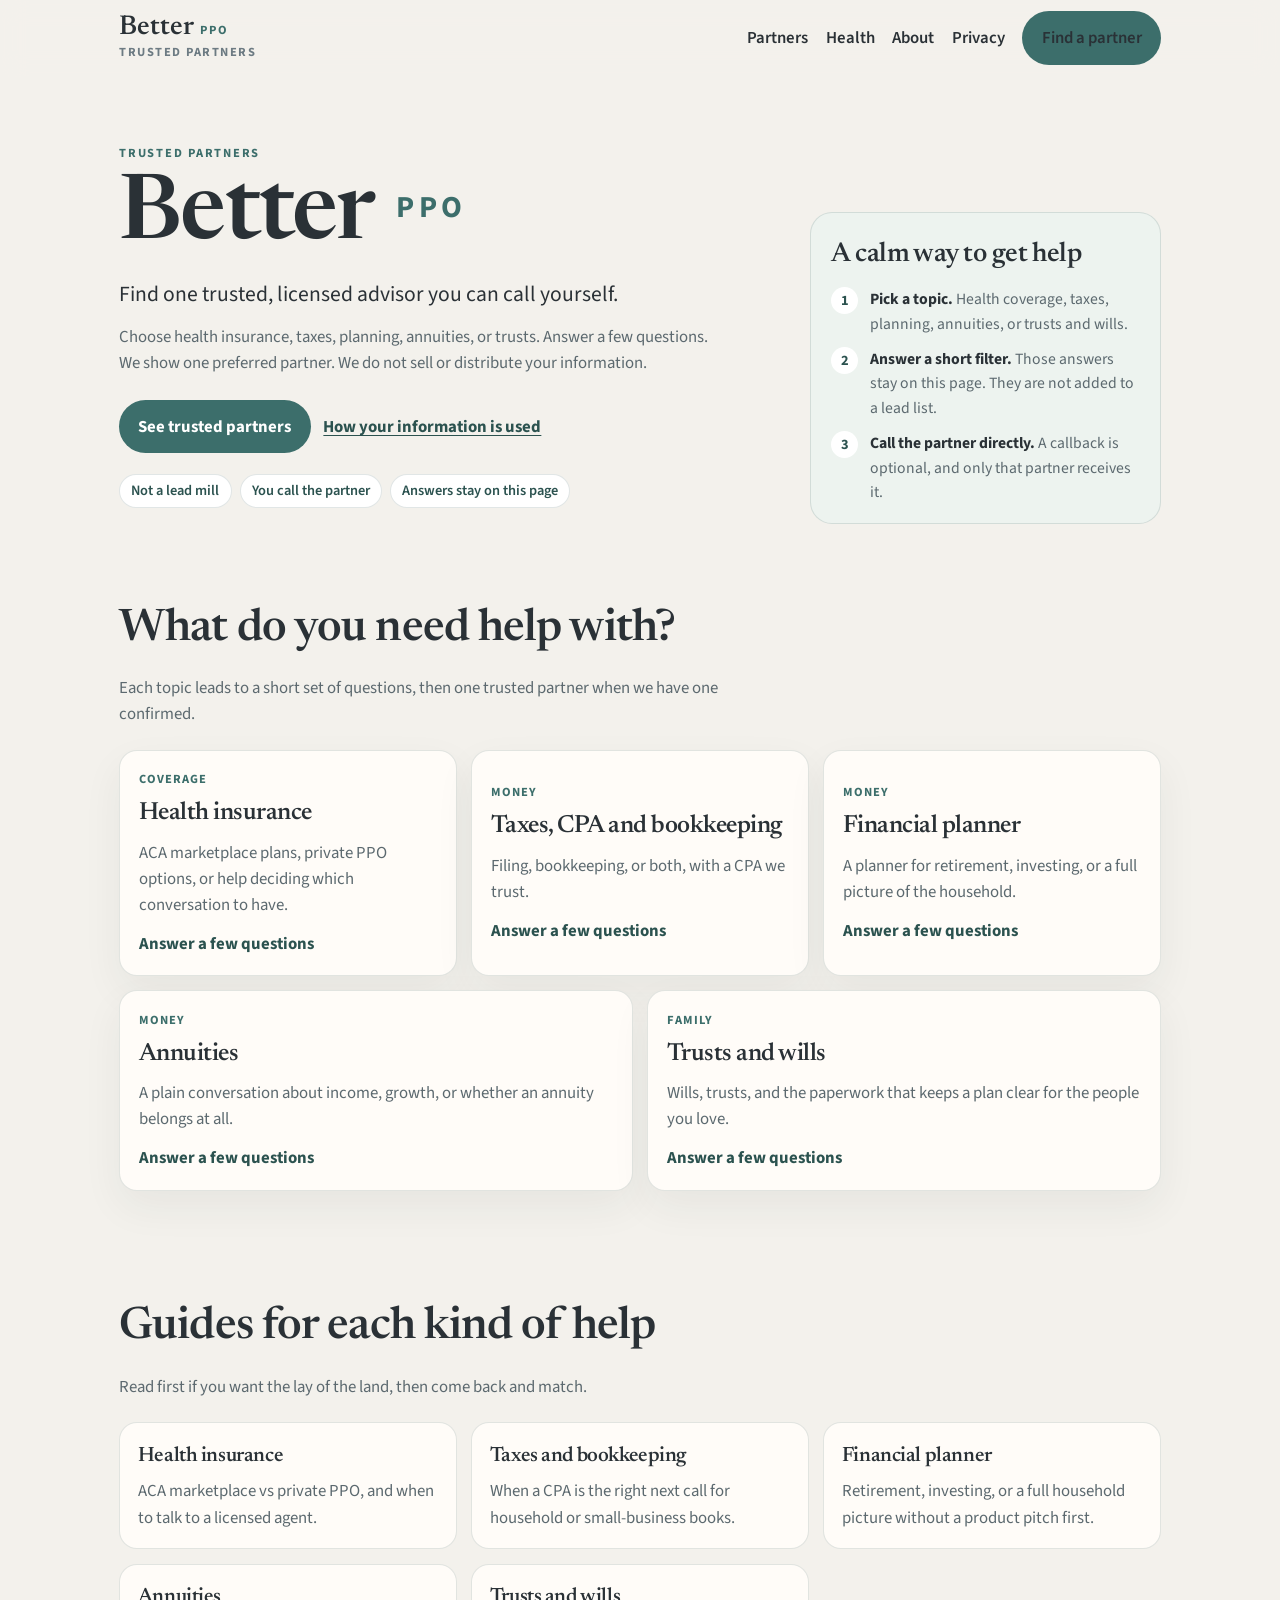
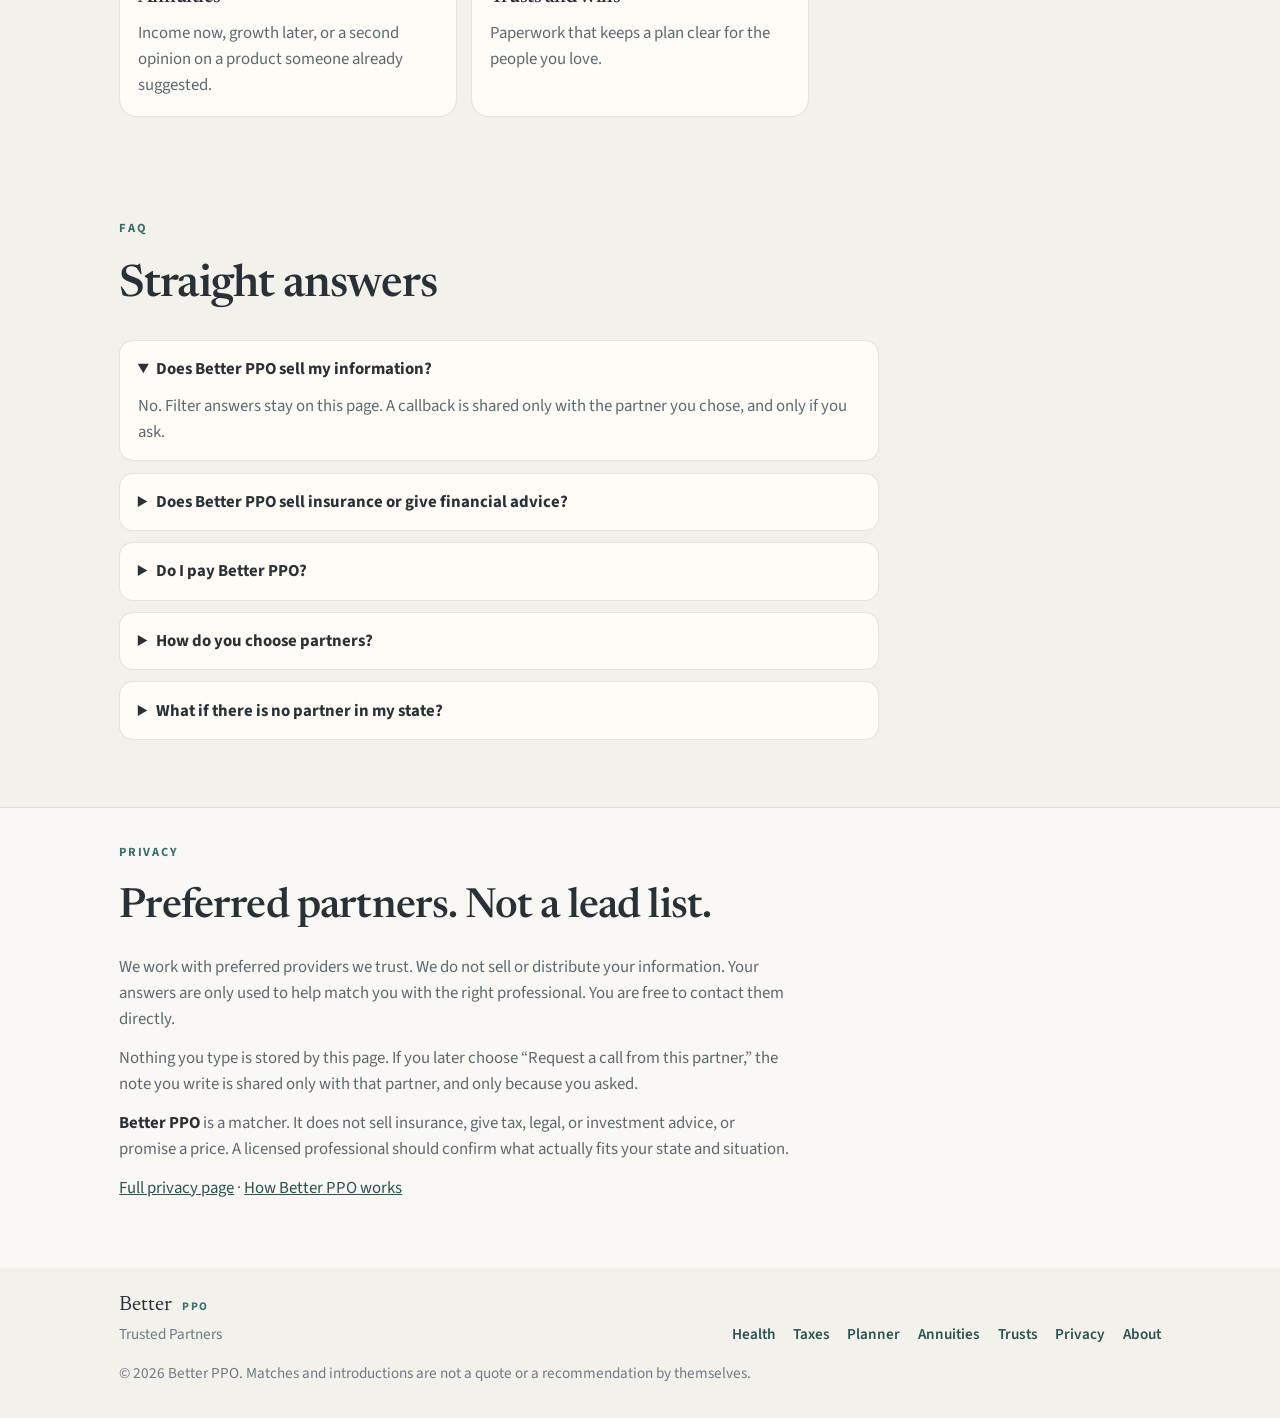
<file: index.html>
<!DOCTYPE html>
<html lang="en">
<head>
  <meta charset="utf-8" />
  <meta name="viewport" content="width=device-width, initial-scale=1" />
  <title>Find a Trusted Licensed Advisor | Better PPO</title>
  <meta name="description" content="Better PPO matches you with one trusted, licensed partner for health insurance, taxes, financial planning, annuities, or trusts and wills. You call them. We do not sell your information." />
  <link rel="canonical" href="https://alekhelpers.github.io/better-ppo/" />
  <meta name="robots" content="index, follow, max-image-preview:large" />
  <meta name="theme-color" content="#3c6e6b" />
  <meta property="og:type" content="website" />
  <meta property="og:locale" content="en_US" />
  <meta property="og:site_name" content="Better PPO" />
  <meta property="og:url" content="https://alekhelpers.github.io/better-ppo/" />
  <meta property="og:title" content="Find a Trusted Licensed Advisor | Better PPO" />
  <meta property="og:description" content="Answer a few questions. Get one preferred partner you can contact yourself. We do not sell or distribute your information." />
  <meta property="og:image" content="https://alekhelpers.github.io/better-ppo/assets/og.jpg" />
  <meta property="og:image:width" content="1200" />
  <meta property="og:image:height" content="630" />
  <meta name="twitter:card" content="summary_large_image" />
  <meta name="twitter:title" content="Find a Trusted Licensed Advisor | Better PPO" />
  <meta name="twitter:description" content="A calm matcher for health insurance, taxes, planning, annuities, and trusts. Not a lead list." />
  <meta name="twitter:image" content="https://alekhelpers.github.io/better-ppo/assets/og.jpg" />
  <link rel="icon" href="assets/favicon.png" type="image/png" />
  <link rel="apple-touch-icon" href="assets/apple-touch-icon.png" />
  <link rel="preconnect" href="https://fonts.googleapis.com" />
  <link rel="preconnect" href="https://fonts.gstatic.com" crossorigin />
  <link href="https://fonts.googleapis.com/css2?family=Newsreader:opsz,wght@6..72,500;6..72,600&family=Source+Sans+3:wght@400;600;700&display=swap" rel="stylesheet" />
  <link rel="stylesheet" href="styles.css" />
  <script type="application/ld+json">
  {
    "@context": "https://schema.org",
    "@graph": [
      {
        "@type": "Organization",
        "@id": "https://alekhelpers.github.io/better-ppo/#org",
        "name": "Better PPO",
        "url": "https://alekhelpers.github.io/better-ppo/",
        "description": "A matcher that introduces people to one trusted licensed professional. It does not sell leads.",
        "logo": "https://alekhelpers.github.io/better-ppo/assets/favicon.png"
      },
      {
        "@type": "WebSite",
        "url": "https://alekhelpers.github.io/better-ppo/",
        "name": "Better PPO",
        "publisher": { "@id": "https://alekhelpers.github.io/better-ppo/#org" }
      },
      {
        "@type": "FAQPage",
        "mainEntity": [
          {
            "@type": "Question",
            "name": "Does Better PPO sell my information?",
            "acceptedAnswer": { "@type": "Answer", "text": "No. Filter answers stay on this page. A callback is shared only with the partner you chose, and only if you ask." }
          },
          {
            "@type": "Question",
            "name": "Does Better PPO sell insurance or give financial advice?",
            "acceptedAnswer": { "@type": "Answer", "text": "No. Better PPO is a matcher. Licensed professionals confirm what fits your state and situation." }
          },
          {
            "@type": "Question",
            "name": "Do I pay Better PPO?",
            "acceptedAnswer": { "@type": "Answer", "text": "No. There is no fee to use the matcher. Partners are paid by their own work if you later hire them." }
          },
          {
            "@type": "Question",
            "name": "How do you choose partners?",
            "acceptedAnswer": { "@type": "Answer", "text": "We only list people we would send a friend to. If a topic has no confirmed partner yet, the page says so instead of filling a lead form." }
          }
        ]
      }
    ]
  }
  </script>
</head>
<body>
  <a class="skip" href="#main">Skip to content</a>
  <header class="site-header" id="top">
    <div class="wrap header-inner">
      <a class="brand" href="index.html" data-view="home">
        <span class="wordmark"><span class="word-better">Better</span><span class="word-ppo">PPO</span></span>
        <span class="brand-sub">Trusted Partners</span>
      </a>
      <button class="nav-toggle" type="button" aria-expanded="false" aria-controls="site-nav">Menu</button>
      <nav class="header-nav" id="site-nav" aria-label="Primary">
        <a href="#partners" data-view="home">Partners</a>
        <a href="health/index.html">Health</a>
        <a href="about/index.html">About</a>
        <a class="nav-long" href="#privacy" data-view="home">Privacy</a>
        <a class="btn" href="#partners" data-view="home">Find a partner</a>
      </nav>
    </div>
  </header>

  <main id="main">
    <div id="view-home" class="view is-on">
      <section class="hero" id="home">
        <div class="wrap hero-grid">
          <div>
            <p class="eyebrow">Trusted Partners</p>
            <h1>Better <span class="ppo">PPO</span></h1>
            <p class="lede">Find one trusted, licensed advisor you can call yourself.</p>
            <p class="quiet">Choose health insurance, taxes, planning, annuities, or trusts. Answer a few questions. We show one preferred partner. We do not sell or distribute your information.</p>
            <div class="hero-actions">
              <a class="btn" href="#partners">See trusted partners</a>
              <a class="text-link" href="#privacy">How your information is used</a>
            </div>
            <ul class="trust-row">
              <li>Not a lead mill</li>
              <li>You call the partner</li>
              <li>Answers stay on this page</li>
            </ul>
          </div>
          <aside class="hero-aside">
            <h2>A calm way to get help</h2>
            <ol class="steps">
              <li><span class="step-num">1</span><p><strong>Pick a topic.</strong> Health coverage, taxes, planning, annuities, or trusts and wills.</p></li>
              <li><span class="step-num">2</span><p><strong>Answer a short filter.</strong> Those answers stay on this page. They are not added to a lead list.</p></li>
              <li><span class="step-num">3</span><p><strong>Call the partner directly.</strong> A callback is optional, and only that partner receives it.</p></li>
            </ol>
          </aside>
        </div>
      </section>

      <section class="section" id="partners">
        <div class="wrap">
          <h2>What do you need help with?</h2>
          <p class="section-intro">Each topic leads to a short set of questions, then one trusted partner when we have one confirmed.</p>
          <div class="tiles" id="topic-tiles"></div>
        </div>
      </section>

      <section class="section" id="topics">
        <div class="wrap">
          <h2>Guides for each kind of help</h2>
          <p class="section-intro">Read first if you want the lay of the land, then come back and match.</p>
          <div class="related">
            <a href="health/index.html"><h3>Health insurance</h3><p>ACA marketplace vs private PPO, and when to talk to a licensed agent.</p></a>
            <a href="taxes/index.html"><h3>Taxes and bookkeeping</h3><p>When a CPA is the right next call for household or small-business books.</p></a>
            <a href="financial-planner/index.html"><h3>Financial planner</h3><p>Retirement, investing, or a full household picture without a product pitch first.</p></a>
            <a href="annuities/index.html"><h3>Annuities</h3><p>Income now, growth later, or a second opinion on a product someone already suggested.</p></a>
            <a href="trusts-wills/index.html"><h3>Trusts and wills</h3><p>Paperwork that keeps a plan clear for the people you love.</p></a>
          </div>
        </div>
      </section>

      <section class="section" id="faq">
        <div class="wrap">
          <p class="eyebrow">FAQ</p>
          <h2>Straight answers</h2>
          <div class="faq-list">
            <details open>
              <summary>Does Better PPO sell my information?</summary>
              <p>No. Filter answers stay on this page. A callback is shared only with the partner you chose, and only if you ask.</p>
            </details>
            <details>
              <summary>Does Better PPO sell insurance or give financial advice?</summary>
              <p>No. This is a matcher. Licensed professionals confirm what fits your state and situation.</p>
            </details>
            <details>
              <summary>Do I pay Better PPO?</summary>
              <p>No. There is no fee to use the matcher.</p>
            </details>
            <details>
              <summary>How do you choose partners?</summary>
              <p>We only list people we would send a friend to. If a topic has no confirmed partner yet, the page says so.</p>
            </details>
            <details>
              <summary>What if there is no partner in my state?</summary>
              <p>We tell you. Nothing you typed is stored or shared.</p>
            </details>
          </div>
        </div>
      </section>

      <section class="section privacy" id="privacy">
        <div class="wrap">
          <p class="eyebrow">Privacy</p>
          <h2>Preferred partners. Not a lead list.</h2>
          <div class="prose">
            <p>We work with preferred providers we trust. We do not sell or distribute your information. Your answers are only used to help match you with the right professional. You are free to contact them directly.</p>
            <p>Nothing you type is stored by this page. If you later choose “Request a call from this partner,” the note you write is shared only with that partner, and only because you asked.</p>
            <p><strong>Better PPO</strong> is a matcher. It does not sell insurance, give tax, legal, or investment advice, or promise a price. A licensed professional should confirm what actually fits your state and situation.</p>
            <p><a href="privacy/index.html">Full privacy page</a> · <a href="about/index.html">How Better PPO works</a></p>
          </div>
        </div>
      </section>
    </div>

    <div id="view-flow" class="view">
      <section class="section">
        <div class="wrap narrow">
          <div class="panel" id="flow-panel"></div>
        </div>
      </section>
    </div>
  </main>

  <footer class="site-footer">
    <div class="wrap footer-row">
      <div>
        <div class="footer-mark">Better <span>PPO</span></div>
        <div>Trusted Partners</div>
      </div>
      <nav class="footer-nav" aria-label="Footer">
        <a href="health/index.html">Health</a>
        <a href="taxes/index.html">Taxes</a>
        <a href="financial-planner/index.html">Planner</a>
        <a href="annuities/index.html">Annuities</a>
        <a href="trusts-wills/index.html">Trusts</a>
        <a href="privacy/index.html">Privacy</a>
        <a href="about/index.html">About</a>
      </nav>
      <p>© <span id="year">2026</span> Better PPO. Matches and introductions are not a quote or a recommendation by themselves.</p>
    </div>
  </footer>
  <script src="main.js"></script>
</body>
</html>
</file>
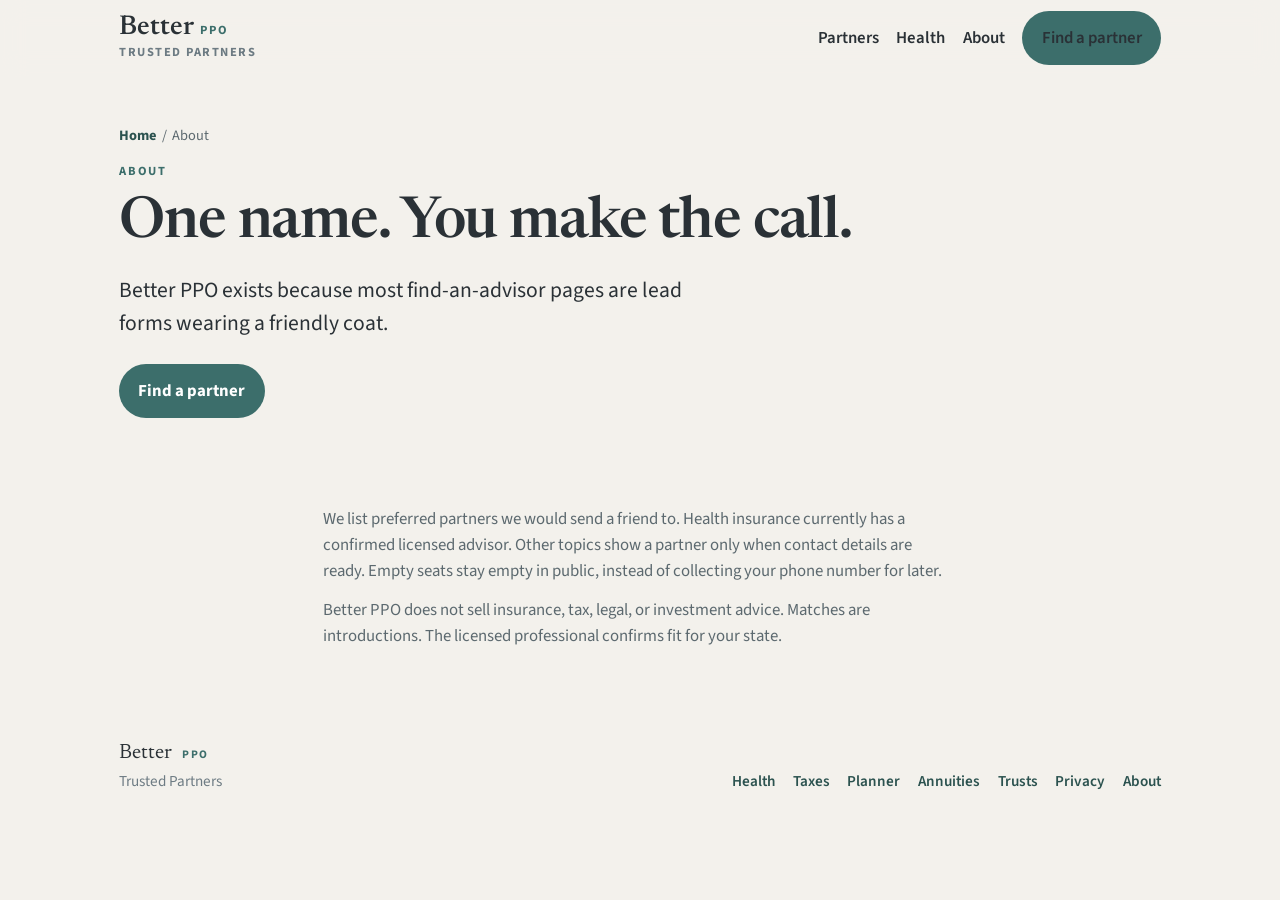
<file: about/index.html>
<!DOCTYPE html>
<html lang="en">
<head>
  <meta charset="utf-8" />
  <meta name="viewport" content="width=device-width, initial-scale=1" />
  <title>About Better PPO | Trusted Partners</title>
  <meta name="description" content="Better PPO is a calm matcher that names one trusted licensed professional. It does not sell leads, insurance, or advice." />
  <link rel="canonical" href="https://alekhelpers.github.io/better-ppo/about/" />
  <meta name="robots" content="index, follow" />
  <meta name="theme-color" content="#3c6e6b" />
  <meta property="og:type" content="website" />
  <meta property="og:url" content="https://alekhelpers.github.io/better-ppo/about/" />
  <meta property="og:title" content="About Better PPO | Trusted Partners" />
  <meta property="og:description" content="Better PPO is a calm matcher that names one trusted licensed professional. It does not sell leads, insurance, or advice." />
  <meta property="og:image" content="https://alekhelpers.github.io/better-ppo/assets/og.jpg" />
  <meta name="twitter:card" content="summary_large_image" />
  <link rel="icon" href="../assets/favicon.png" type="image/png" />
  <link rel="stylesheet" href="../styles.css" />
  <link rel="preconnect" href="https://fonts.googleapis.com" />
  <link rel="preconnect" href="https://fonts.gstatic.com" crossorigin />
  <link href="https://fonts.googleapis.com/css2?family=Newsreader:opsz,wght@6..72,500;6..72,600&family=Source+Sans+3:wght@400;600;700&display=swap" rel="stylesheet" />
  <script type="application/ld+json">{"@context":"https://schema.org","@type":"AboutPage","name":"About Better PPO","url":"https://alekhelpers.github.io/better-ppo/about/"}</script>
</head>
<body>
  <a class="skip" href="#main">Skip to content</a>
  <header class="site-header">
    <div class="wrap header-inner">
      <a class="brand" href="../index.html">
        <span class="wordmark"><span class="word-better">Better</span><span class="word-ppo">PPO</span></span>
        <span class="brand-sub">Trusted Partners</span>
      </a>
      <nav class="header-nav" aria-label="Primary">
        <a href="../index.html#partners">Partners</a>
        <a href="../health/index.html">Health</a>
        <a href="../about/index.html">About</a>
        <a class="btn" href="../index.html#partners">Find a partner</a>
      </nav>
    </div>
  </header>
  <main id="main">
    <section class="page-hero">
      <div class="wrap">
        <nav class="crumb"><a href="../index.html">Home</a> <span>/</span> <span>About</span></nav>
        <p class="eyebrow">About</p>
        <h1>One name. You make the call.</h1>
        <p class="lede">Better PPO exists because most find-an-advisor pages are lead forms wearing a friendly coat.</p>
        <div class="hero-actions">
          <a class="btn" href="../index.html#partners">Find a partner</a>
        </div>
      </div>
    </section>
        <section class="section">
      <div class="wrap prose">
        <p>We list preferred partners we would send a friend to. Health insurance currently has a confirmed licensed advisor. Other topics show a partner only when contact details are ready. Empty seats stay empty in public, instead of collecting your phone number for later.</p>
        <p>Better PPO does not sell insurance, tax, legal, or investment advice. Matches are introductions. The licensed professional confirms fit for your state.</p>
      </div>
    </section>
  </main>
  <footer class="site-footer">
    <div class="wrap footer-row">
      <div>
        <div class="footer-mark">Better <span>PPO</span></div>
        <div>Trusted Partners</div>
      </div>
      <nav class="footer-nav">
        <a href="../health/index.html">Health</a>
        <a href="../taxes/index.html">Taxes</a>
        <a href="../financial-planner/index.html">Planner</a>
        <a href="../annuities/index.html">Annuities</a>
        <a href="../trusts-wills/index.html">Trusts</a>
        <a href="../privacy/index.html">Privacy</a>
        <a href="../about/index.html">About</a>
      </nav>
    </div>
  </footer>
</body>
</html>
</file>
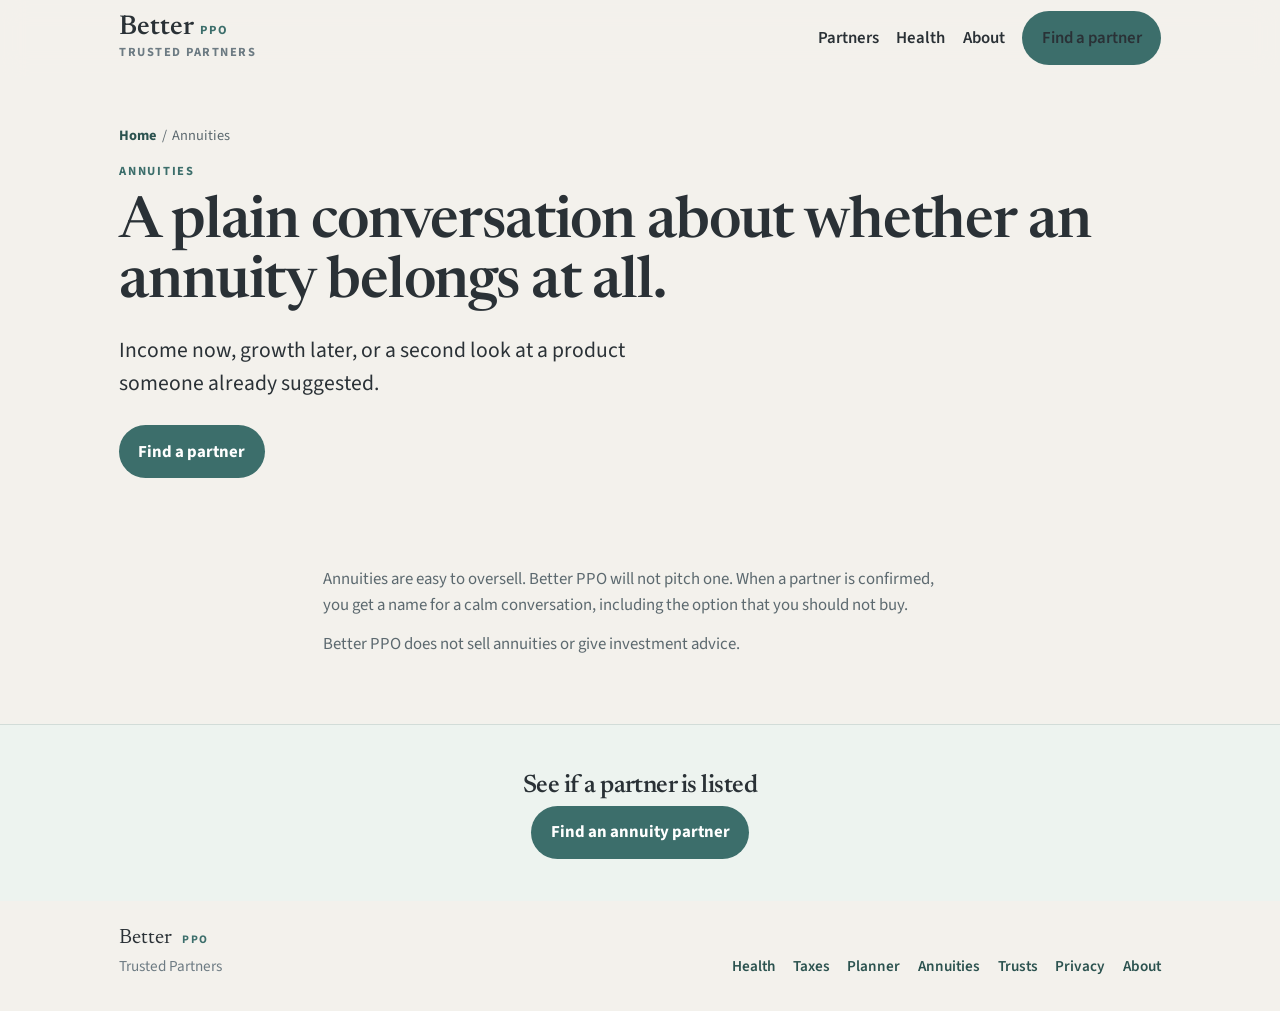
<file: annuities/index.html>
<!DOCTYPE html>
<html lang="en">
<head>
  <meta charset="utf-8" />
  <meta name="viewport" content="width=device-width, initial-scale=1" />
  <title>Annuity Second Opinion from a Trusted Partner | Better PPO</title>
  <meta name="description" content="Talk with a trusted partner about whether an annuity belongs in your plan. Better PPO is a matcher. We do not sell products or your information." />
  <link rel="canonical" href="https://alekhelpers.github.io/better-ppo/annuities/" />
  <meta name="robots" content="index, follow, max-image-preview:large" />
  <meta name="theme-color" content="#3c6e6b" />
  <meta property="og:type" content="website" />
  <meta property="og:url" content="https://alekhelpers.github.io/better-ppo/annuities/" />
  <meta property="og:title" content="Annuity Second Opinion from a Trusted Partner | Better PPO" />
  <meta property="og:description" content="Talk with a trusted partner about whether an annuity belongs in your plan. Better PPO is a matcher. We do not sell products or your information." />
  <meta property="og:image" content="https://alekhelpers.github.io/better-ppo/assets/og.jpg" />
  <meta name="twitter:card" content="summary_large_image" />
  <link rel="icon" href="../assets/favicon.png" type="image/png" />
  <link rel="stylesheet" href="../styles.css" />
  <link rel="preconnect" href="https://fonts.googleapis.com" />
  <link rel="preconnect" href="https://fonts.gstatic.com" crossorigin />
  <link href="https://fonts.googleapis.com/css2?family=Newsreader:opsz,wght@6..72,500;6..72,600&family=Source+Sans+3:wght@400;600;700&display=swap" rel="stylesheet" />
  <script type="application/ld+json">{"@context":"https://schema.org","@type":"WebPage","name":"Annuity Second Opinion","url":"https://alekhelpers.github.io/better-ppo/annuities/"}</script>
</head>
<body>
  <a class="skip" href="#main">Skip to content</a>
  <header class="site-header">
    <div class="wrap header-inner">
      <a class="brand" href="../index.html">
        <span class="wordmark"><span class="word-better">Better</span><span class="word-ppo">PPO</span></span>
        <span class="brand-sub">Trusted Partners</span>
      </a>
      <nav class="header-nav" aria-label="Primary">
        <a href="../index.html#partners">Partners</a>
        <a href="../health/index.html">Health</a>
        <a href="../about/index.html">About</a>
        <a class="btn" href="../index.html?topic=annuities">Find a partner</a>
      </nav>
    </div>
  </header>
  <main id="main">
    <section class="page-hero">
      <div class="wrap">
        <nav class="crumb"><a href="../index.html">Home</a> <span>/</span> <span>Annuities</span></nav>
        <p class="eyebrow">Annuities</p>
        <h1>A plain conversation about whether an annuity belongs at all.</h1>
        <p class="lede">Income now, growth later, or a second look at a product someone already suggested.</p>
        <div class="hero-actions">
          <a class="btn" href="../index.html?topic=annuities">Find a partner</a>
        </div>
      </div>
    </section>
        <section class="section">
      <div class="wrap prose">
        <p>Annuities are easy to oversell. Better PPO will not pitch one. When a partner is confirmed, you get a name for a calm conversation, including the option that you should not buy.</p>
        <p>Better PPO does not sell annuities or give investment advice.</p>
      </div>
    </section>
    <section class="cta-band"><div class="wrap"><h2>See if a partner is listed</h2><a class="btn" href="../index.html?topic=annuities">Find an annuity partner</a></div></section>
  </main>
  <footer class="site-footer">
    <div class="wrap footer-row">
      <div>
        <div class="footer-mark">Better <span>PPO</span></div>
        <div>Trusted Partners</div>
      </div>
      <nav class="footer-nav">
        <a href="../health/index.html">Health</a>
        <a href="../taxes/index.html">Taxes</a>
        <a href="../financial-planner/index.html">Planner</a>
        <a href="../annuities/index.html">Annuities</a>
        <a href="../trusts-wills/index.html">Trusts</a>
        <a href="../privacy/index.html">Privacy</a>
        <a href="../about/index.html">About</a>
      </nav>
    </div>
  </footer>
</body>
</html>
</file>
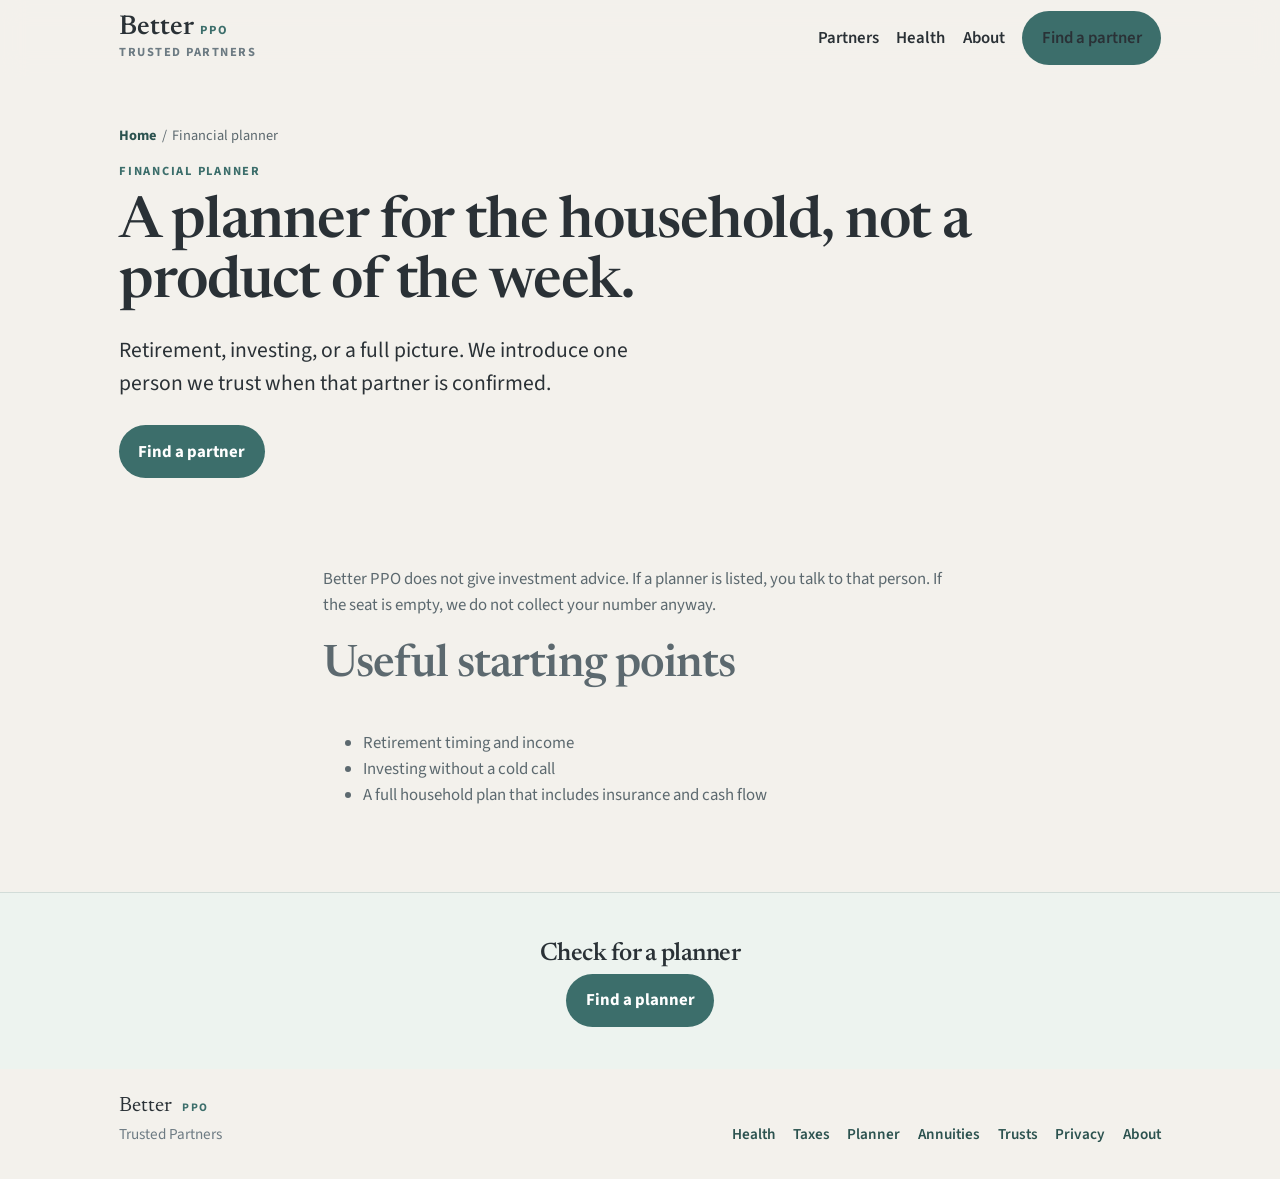
<file: financial-planner/index.html>
<!DOCTYPE html>
<html lang="en">
<head>
  <meta charset="utf-8" />
  <meta name="viewport" content="width=device-width, initial-scale=1" />
  <title>Find a Financial Planner | Better PPO</title>
  <meta name="description" content="Match with a trusted financial planner for retirement, investing, or a full household plan. Better PPO does not sell your information or give investment advice." />
  <link rel="canonical" href="https://alekhelpers.github.io/better-ppo/financial-planner/" />
  <meta name="robots" content="index, follow, max-image-preview:large" />
  <meta name="theme-color" content="#3c6e6b" />
  <meta property="og:type" content="website" />
  <meta property="og:url" content="https://alekhelpers.github.io/better-ppo/financial-planner/" />
  <meta property="og:title" content="Find a Financial Planner | Better PPO" />
  <meta property="og:description" content="Match with a trusted financial planner for retirement, investing, or a full household plan. Better PPO does not sell your information or give investment advice." />
  <meta property="og:image" content="https://alekhelpers.github.io/better-ppo/assets/og.jpg" />
  <meta name="twitter:card" content="summary_large_image" />
  <link rel="icon" href="../assets/favicon.png" type="image/png" />
  <link rel="stylesheet" href="../styles.css" />
  <link rel="preconnect" href="https://fonts.googleapis.com" />
  <link rel="preconnect" href="https://fonts.gstatic.com" crossorigin />
  <link href="https://fonts.googleapis.com/css2?family=Newsreader:opsz,wght@6..72,500;6..72,600&family=Source+Sans+3:wght@400;600;700&display=swap" rel="stylesheet" />
  <script type="application/ld+json">{"@context":"https://schema.org","@type":"WebPage","name":"Find a Financial Planner","url":"https://alekhelpers.github.io/better-ppo/financial-planner/"}</script>
</head>
<body>
  <a class="skip" href="#main">Skip to content</a>
  <header class="site-header">
    <div class="wrap header-inner">
      <a class="brand" href="../index.html">
        <span class="wordmark"><span class="word-better">Better</span><span class="word-ppo">PPO</span></span>
        <span class="brand-sub">Trusted Partners</span>
      </a>
      <nav class="header-nav" aria-label="Primary">
        <a href="../index.html#partners">Partners</a>
        <a href="../health/index.html">Health</a>
        <a href="../about/index.html">About</a>
        <a class="btn" href="../index.html?topic=planner">Find a partner</a>
      </nav>
    </div>
  </header>
  <main id="main">
    <section class="page-hero">
      <div class="wrap">
        <nav class="crumb"><a href="../index.html">Home</a> <span>/</span> <span>Financial planner</span></nav>
        <p class="eyebrow">Financial planner</p>
        <h1>A planner for the household, not a product of the week.</h1>
        <p class="lede">Retirement, investing, or a full picture. We introduce one person we trust when that partner is confirmed.</p>
        <div class="hero-actions">
          <a class="btn" href="../index.html?topic=planner">Find a partner</a>
        </div>
      </div>
    </section>
        <section class="section">
      <div class="wrap prose">
        <p>Better PPO does not give investment advice. If a planner is listed, you talk to that person. If the seat is empty, we do not collect your number anyway.</p>
        <h2>Useful starting points</h2>
        <ul>
          <li>Retirement timing and income</li>
          <li>Investing without a cold call</li>
          <li>A full household plan that includes insurance and cash flow</li>
        </ul>
      </div>
    </section>
    <section class="cta-band"><div class="wrap"><h2>Check for a planner</h2><a class="btn" href="../index.html?topic=planner">Find a planner</a></div></section>
  </main>
  <footer class="site-footer">
    <div class="wrap footer-row">
      <div>
        <div class="footer-mark">Better <span>PPO</span></div>
        <div>Trusted Partners</div>
      </div>
      <nav class="footer-nav">
        <a href="../health/index.html">Health</a>
        <a href="../taxes/index.html">Taxes</a>
        <a href="../financial-planner/index.html">Planner</a>
        <a href="../annuities/index.html">Annuities</a>
        <a href="../trusts-wills/index.html">Trusts</a>
        <a href="../privacy/index.html">Privacy</a>
        <a href="../about/index.html">About</a>
      </nav>
    </div>
  </footer>
</body>
</html>
</file>
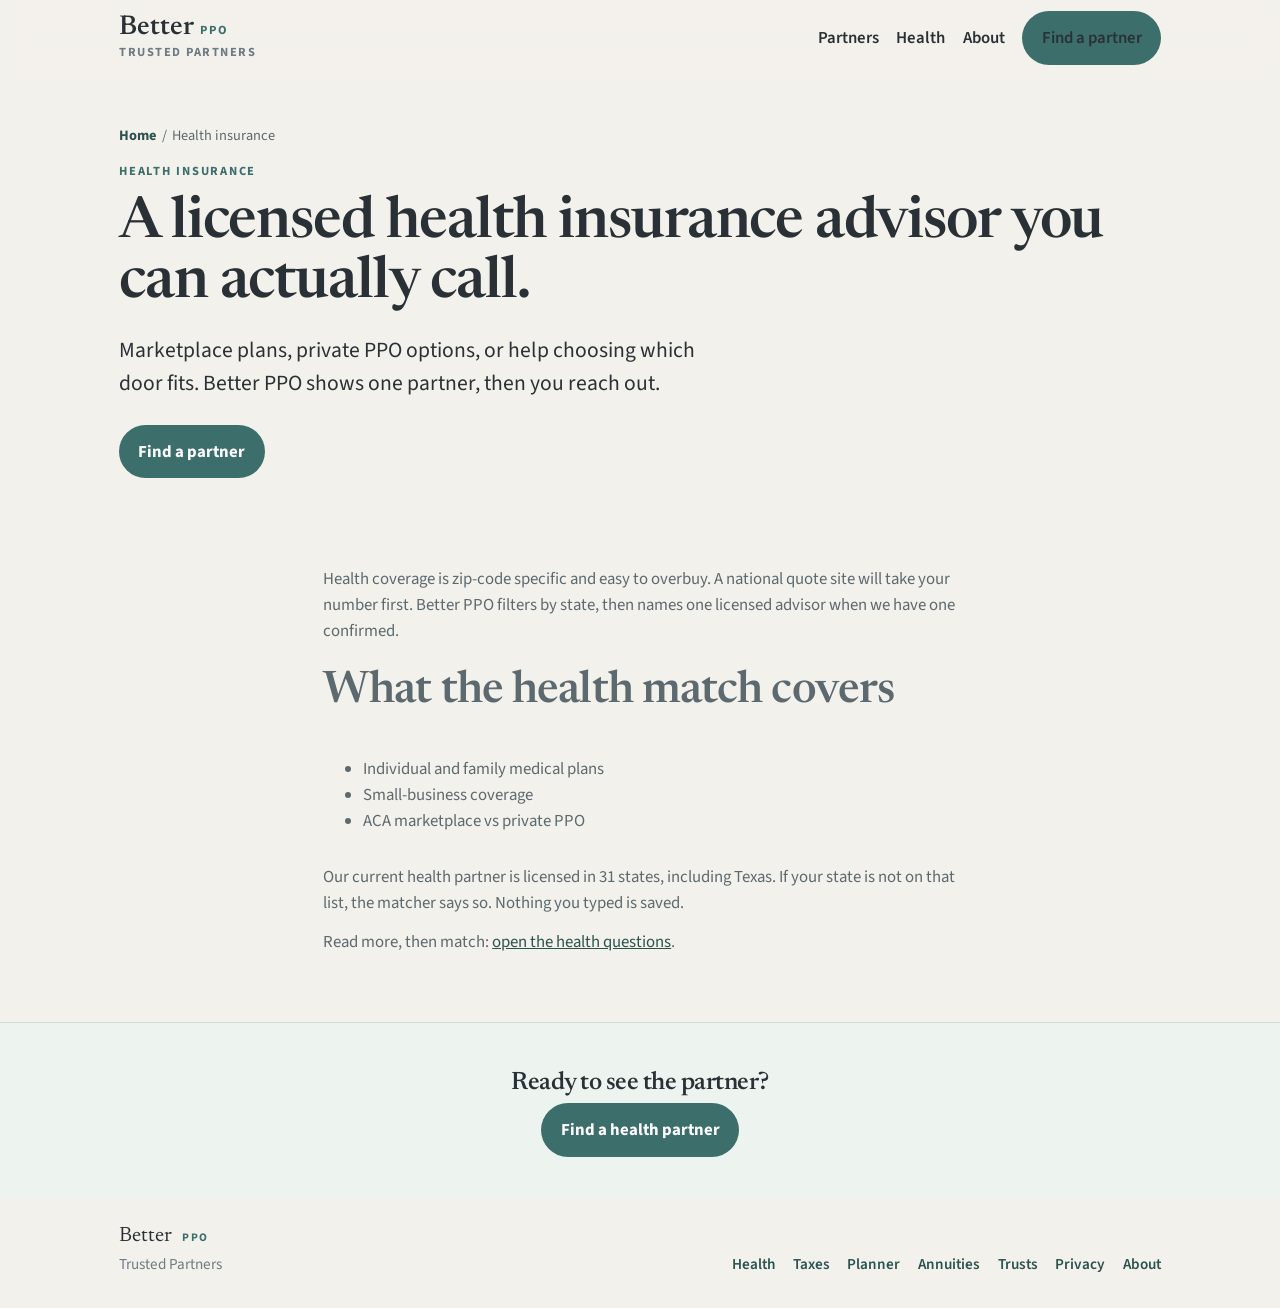
<file: health/index.html>
<!DOCTYPE html>
<html lang="en">
<head>
  <meta charset="utf-8" />
  <meta name="viewport" content="width=device-width, initial-scale=1" />
  <title>Find a Licensed Health Insurance Advisor | Better PPO</title>
  <meta name="description" content="Match with a licensed health insurance advisor for ACA marketplace or private PPO coverage. You call them. Better PPO does not sell your information." />
  <link rel="canonical" href="https://alekhelpers.github.io/better-ppo/health/" />
  <meta name="robots" content="index, follow, max-image-preview:large" />
  <meta name="theme-color" content="#3c6e6b" />
  <meta property="og:type" content="website" />
  <meta property="og:url" content="https://alekhelpers.github.io/better-ppo/health/" />
  <meta property="og:title" content="Find a Licensed Health Insurance Advisor | Better PPO" />
  <meta property="og:description" content="Match with a licensed health insurance advisor for ACA marketplace or private PPO coverage. You call them. Better PPO does not sell your information." />
  <meta property="og:image" content="https://alekhelpers.github.io/better-ppo/assets/og.jpg" />
  <meta name="twitter:card" content="summary_large_image" />
  <link rel="icon" href="../assets/favicon.png" type="image/png" />
  <link rel="stylesheet" href="../styles.css" />
  <link rel="preconnect" href="https://fonts.googleapis.com" />
  <link rel="preconnect" href="https://fonts.gstatic.com" crossorigin />
  <link href="https://fonts.googleapis.com/css2?family=Newsreader:opsz,wght@6..72,500;6..72,600&family=Source+Sans+3:wght@400;600;700&display=swap" rel="stylesheet" />
  <script type="application/ld+json">{"@context":"https://schema.org","@type":"WebPage","name":"Find a Licensed Health Insurance Advisor","url":"https://alekhelpers.github.io/better-ppo/health/"}</script>
</head>
<body>
  <a class="skip" href="#main">Skip to content</a>
  <header class="site-header">
    <div class="wrap header-inner">
      <a class="brand" href="../index.html">
        <span class="wordmark"><span class="word-better">Better</span><span class="word-ppo">PPO</span></span>
        <span class="brand-sub">Trusted Partners</span>
      </a>
      <nav class="header-nav" aria-label="Primary">
        <a href="../index.html#partners">Partners</a>
        <a href="../health/index.html">Health</a>
        <a href="../about/index.html">About</a>
        <a class="btn" href="../index.html?topic=health">Find a partner</a>
      </nav>
    </div>
  </header>
  <main id="main">
    <section class="page-hero">
      <div class="wrap">
        <nav class="crumb"><a href="../index.html">Home</a> <span>/</span> <span>Health insurance</span></nav>
        <p class="eyebrow">Health insurance</p>
        <h1>A licensed health insurance advisor you can actually call.</h1>
        <p class="lede">Marketplace plans, private PPO options, or help choosing which door fits. Better PPO shows one partner, then you reach out.</p>
        <div class="hero-actions">
          <a class="btn" href="../index.html?topic=health">Find a partner</a>
        </div>
      </div>
    </section>
        <section class="section">
      <div class="wrap prose">
        <p>Health coverage is zip-code specific and easy to overbuy. A national quote site will take your number first. Better PPO filters by state, then names one licensed advisor when we have one confirmed.</p>
        <h2>What the health match covers</h2>
        <ul>
          <li>Individual and family medical plans</li>
          <li>Small-business coverage</li>
          <li>ACA marketplace vs private PPO</li>
        </ul>
        <p>Our current health partner is licensed in 31 states, including Texas. If your state is not on that list, the matcher says so. Nothing you typed is saved.</p>
        <p>Read more, then match: <a href="../index.html?topic=health">open the health questions</a>.</p>
      </div>
    </section>
    <section class="cta-band"><div class="wrap"><h2>Ready to see the partner?</h2><a class="btn" href="../index.html?topic=health">Find a health partner</a></div></section>
  </main>
  <footer class="site-footer">
    <div class="wrap footer-row">
      <div>
        <div class="footer-mark">Better <span>PPO</span></div>
        <div>Trusted Partners</div>
      </div>
      <nav class="footer-nav">
        <a href="../health/index.html">Health</a>
        <a href="../taxes/index.html">Taxes</a>
        <a href="../financial-planner/index.html">Planner</a>
        <a href="../annuities/index.html">Annuities</a>
        <a href="../trusts-wills/index.html">Trusts</a>
        <a href="../privacy/index.html">Privacy</a>
        <a href="../about/index.html">About</a>
      </nav>
    </div>
  </footer>
</body>
</html>
</file>
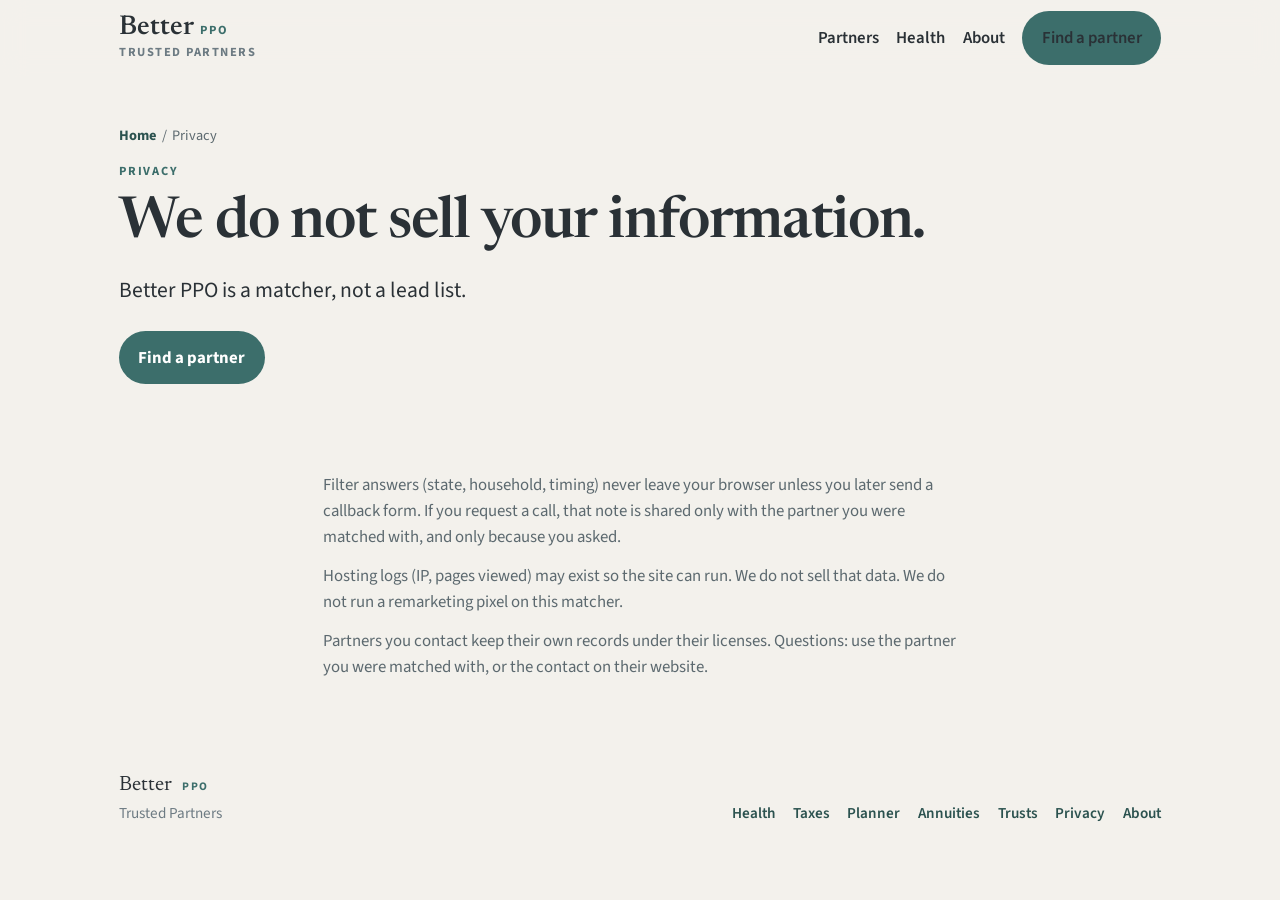
<file: privacy/index.html>
<!DOCTYPE html>
<html lang="en">
<head>
  <meta charset="utf-8" />
  <meta name="viewport" content="width=device-width, initial-scale=1" />
  <title>Privacy | Better PPO</title>
  <meta name="description" content="How Better PPO uses information. Filter answers stay on your device. Callbacks go only to the partner you choose." />
  <link rel="canonical" href="https://alekhelpers.github.io/better-ppo/privacy/" />
  <meta name="robots" content="index, follow" />
  <meta name="theme-color" content="#3c6e6b" />
  <meta property="og:type" content="website" />
  <meta property="og:url" content="https://alekhelpers.github.io/better-ppo/privacy/" />
  <meta property="og:title" content="Privacy | Better PPO" />
  <meta property="og:description" content="How Better PPO uses information. Filter answers stay on your device. Callbacks go only to the partner you choose." />
  <meta property="og:image" content="https://alekhelpers.github.io/better-ppo/assets/og.jpg" />
  <meta name="twitter:card" content="summary_large_image" />
  <link rel="icon" href="../assets/favicon.png" type="image/png" />
  <link rel="stylesheet" href="../styles.css" />
  <link rel="preconnect" href="https://fonts.googleapis.com" />
  <link rel="preconnect" href="https://fonts.gstatic.com" crossorigin />
  <link href="https://fonts.googleapis.com/css2?family=Newsreader:opsz,wght@6..72,500;6..72,600&family=Source+Sans+3:wght@400;600;700&display=swap" rel="stylesheet" />
  <script type="application/ld+json">{"@context":"https://schema.org","@type":"WebPage","name":"Privacy","url":"https://alekhelpers.github.io/better-ppo/privacy/"}</script>
</head>
<body>
  <a class="skip" href="#main">Skip to content</a>
  <header class="site-header">
    <div class="wrap header-inner">
      <a class="brand" href="../index.html">
        <span class="wordmark"><span class="word-better">Better</span><span class="word-ppo">PPO</span></span>
        <span class="brand-sub">Trusted Partners</span>
      </a>
      <nav class="header-nav" aria-label="Primary">
        <a href="../index.html#partners">Partners</a>
        <a href="../health/index.html">Health</a>
        <a href="../about/index.html">About</a>
        <a class="btn" href="../index.html#partners">Find a partner</a>
      </nav>
    </div>
  </header>
  <main id="main">
    <section class="page-hero">
      <div class="wrap">
        <nav class="crumb"><a href="../index.html">Home</a> <span>/</span> <span>Privacy</span></nav>
        <p class="eyebrow">Privacy</p>
        <h1>We do not sell your information.</h1>
        <p class="lede">Better PPO is a matcher, not a lead list.</p>
        <div class="hero-actions">
          <a class="btn" href="../index.html#partners">Find a partner</a>
        </div>
      </div>
    </section>
        <section class="section">
      <div class="wrap prose">
        <p>Filter answers (state, household, timing) never leave your browser unless you later send a callback form. If you request a call, that note is shared only with the partner you were matched with, and only because you asked.</p>
        <p>Hosting logs (IP, pages viewed) may exist so the site can run. We do not sell that data. We do not run a remarketing pixel on this matcher.</p>
        <p>Partners you contact keep their own records under their licenses. Questions: use the partner you were matched with, or the contact on their website.</p>
      </div>
    </section>
  </main>
  <footer class="site-footer">
    <div class="wrap footer-row">
      <div>
        <div class="footer-mark">Better <span>PPO</span></div>
        <div>Trusted Partners</div>
      </div>
      <nav class="footer-nav">
        <a href="../health/index.html">Health</a>
        <a href="../taxes/index.html">Taxes</a>
        <a href="../financial-planner/index.html">Planner</a>
        <a href="../annuities/index.html">Annuities</a>
        <a href="../trusts-wills/index.html">Trusts</a>
        <a href="../privacy/index.html">Privacy</a>
        <a href="../about/index.html">About</a>
      </nav>
    </div>
  </footer>
</body>
</html>
</file>
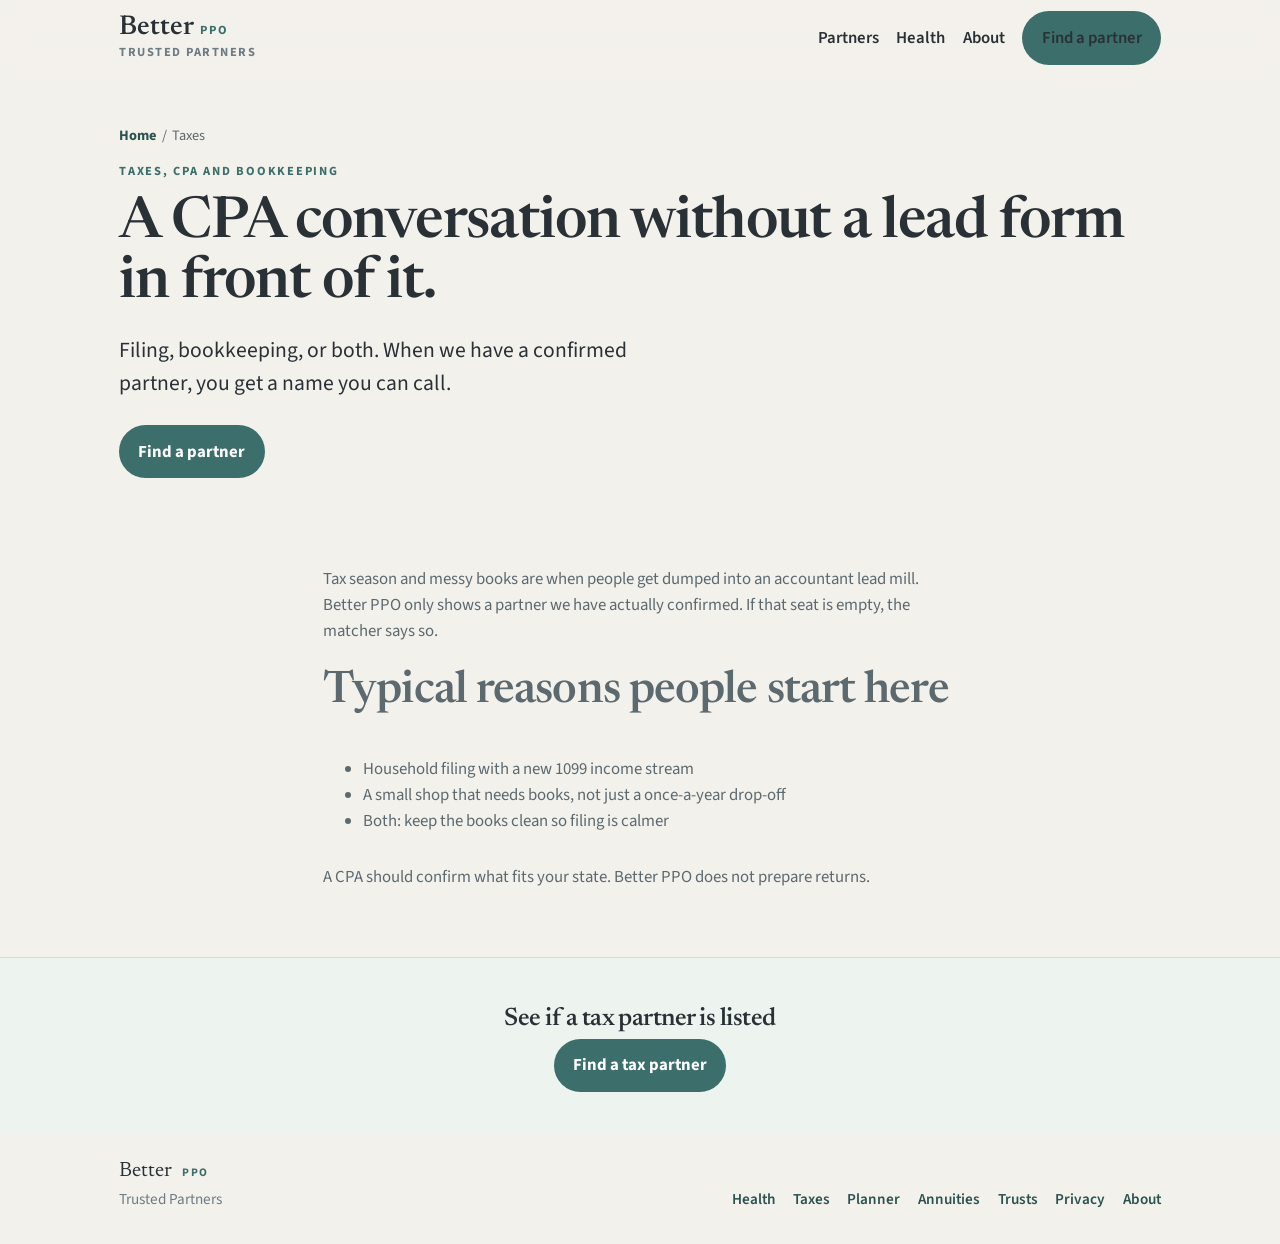
<file: taxes/index.html>
<!DOCTYPE html>
<html lang="en">
<head>
  <meta charset="utf-8" />
  <meta name="viewport" content="width=device-width, initial-scale=1" />
  <title>Find a Trusted CPA or Bookkeeper | Better PPO</title>
  <meta name="description" content="Better PPO matches households and small businesses with a trusted CPA or bookkeeper when a partner is confirmed. We do not sell your information." />
  <link rel="canonical" href="https://alekhelpers.github.io/better-ppo/taxes/" />
  <meta name="robots" content="index, follow, max-image-preview:large" />
  <meta name="theme-color" content="#3c6e6b" />
  <meta property="og:type" content="website" />
  <meta property="og:url" content="https://alekhelpers.github.io/better-ppo/taxes/" />
  <meta property="og:title" content="Find a Trusted CPA or Bookkeeper | Better PPO" />
  <meta property="og:description" content="Better PPO matches households and small businesses with a trusted CPA or bookkeeper when a partner is confirmed. We do not sell your information." />
  <meta property="og:image" content="https://alekhelpers.github.io/better-ppo/assets/og.jpg" />
  <meta name="twitter:card" content="summary_large_image" />
  <link rel="icon" href="../assets/favicon.png" type="image/png" />
  <link rel="stylesheet" href="../styles.css" />
  <link rel="preconnect" href="https://fonts.googleapis.com" />
  <link rel="preconnect" href="https://fonts.gstatic.com" crossorigin />
  <link href="https://fonts.googleapis.com/css2?family=Newsreader:opsz,wght@6..72,500;6..72,600&family=Source+Sans+3:wght@400;600;700&display=swap" rel="stylesheet" />
  <script type="application/ld+json">{"@context":"https://schema.org","@type":"WebPage","name":"Find a Trusted CPA or Bookkeeper","url":"https://alekhelpers.github.io/better-ppo/taxes/"}</script>
</head>
<body>
  <a class="skip" href="#main">Skip to content</a>
  <header class="site-header">
    <div class="wrap header-inner">
      <a class="brand" href="../index.html">
        <span class="wordmark"><span class="word-better">Better</span><span class="word-ppo">PPO</span></span>
        <span class="brand-sub">Trusted Partners</span>
      </a>
      <nav class="header-nav" aria-label="Primary">
        <a href="../index.html#partners">Partners</a>
        <a href="../health/index.html">Health</a>
        <a href="../about/index.html">About</a>
        <a class="btn" href="../index.html?topic=taxes">Find a partner</a>
      </nav>
    </div>
  </header>
  <main id="main">
    <section class="page-hero">
      <div class="wrap">
        <nav class="crumb"><a href="../index.html">Home</a> <span>/</span> <span>Taxes</span></nav>
        <p class="eyebrow">Taxes, CPA and bookkeeping</p>
        <h1>A CPA conversation without a lead form in front of it.</h1>
        <p class="lede">Filing, bookkeeping, or both. When we have a confirmed partner, you get a name you can call.</p>
        <div class="hero-actions">
          <a class="btn" href="../index.html?topic=taxes">Find a partner</a>
        </div>
      </div>
    </section>
        <section class="section">
      <div class="wrap prose">
        <p>Tax season and messy books are when people get dumped into an accountant lead mill. Better PPO only shows a partner we have actually confirmed. If that seat is empty, the matcher says so.</p>
        <h2>Typical reasons people start here</h2>
        <ul>
          <li>Household filing with a new 1099 income stream</li>
          <li>A small shop that needs books, not just a once-a-year drop-off</li>
          <li>Both: keep the books clean so filing is calmer</li>
        </ul>
        <p>A CPA should confirm what fits your state. Better PPO does not prepare returns.</p>
      </div>
    </section>
    <section class="cta-band"><div class="wrap"><h2>See if a tax partner is listed</h2><a class="btn" href="../index.html?topic=taxes">Find a tax partner</a></div></section>
  </main>
  <footer class="site-footer">
    <div class="wrap footer-row">
      <div>
        <div class="footer-mark">Better <span>PPO</span></div>
        <div>Trusted Partners</div>
      </div>
      <nav class="footer-nav">
        <a href="../health/index.html">Health</a>
        <a href="../taxes/index.html">Taxes</a>
        <a href="../financial-planner/index.html">Planner</a>
        <a href="../annuities/index.html">Annuities</a>
        <a href="../trusts-wills/index.html">Trusts</a>
        <a href="../privacy/index.html">Privacy</a>
        <a href="../about/index.html">About</a>
      </nav>
    </div>
  </footer>
</body>
</html>
</file>
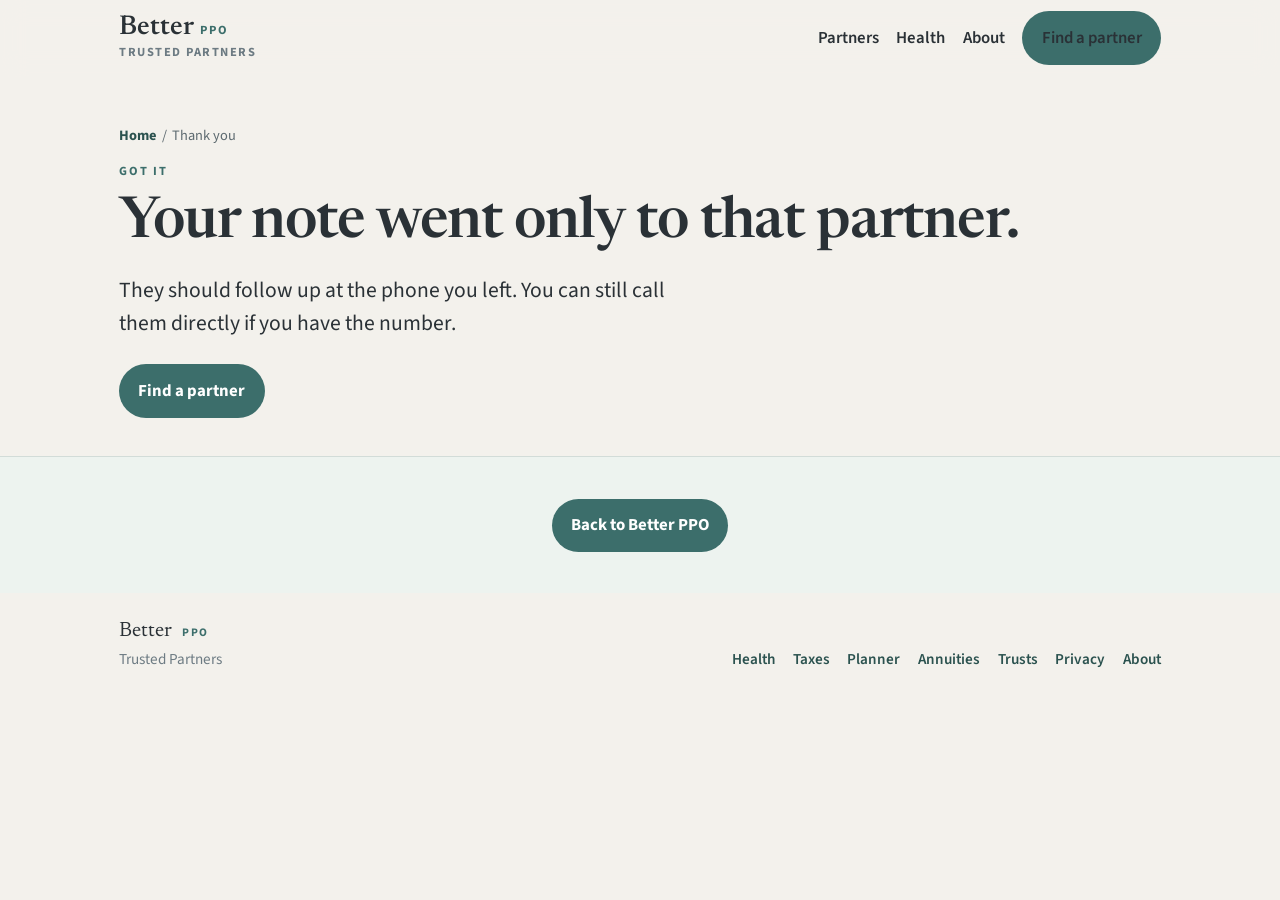
<file: thank-you/index.html>
<!DOCTYPE html>
<html lang="en">
<head>
  <meta charset="utf-8" />
  <meta name="viewport" content="width=device-width, initial-scale=1" />
  <title>Request sent | Better PPO</title>
  <meta name="description" content="Your callback request was sent only to the partner you chose." />
  <link rel="canonical" href="https://alekhelpers.github.io/better-ppo/thank-you/" />
  <meta name="robots" content="noindex, follow" />
  <meta name="theme-color" content="#3c6e6b" />
  <meta property="og:type" content="website" />
  <meta property="og:url" content="https://alekhelpers.github.io/better-ppo/thank-you/" />
  <meta property="og:title" content="Request sent | Better PPO" />
  <meta property="og:description" content="Your callback request was sent only to the partner you chose." />
  <meta property="og:image" content="https://alekhelpers.github.io/better-ppo/assets/og.jpg" />
  <meta name="twitter:card" content="summary_large_image" />
  <link rel="icon" href="../assets/favicon.png" type="image/png" />
  <link rel="stylesheet" href="../styles.css" />
  <link rel="preconnect" href="https://fonts.googleapis.com" />
  <link rel="preconnect" href="https://fonts.gstatic.com" crossorigin />
  <link href="https://fonts.googleapis.com/css2?family=Newsreader:opsz,wght@6..72,500;6..72,600&family=Source+Sans+3:wght@400;600;700&display=swap" rel="stylesheet" />
  <script type="application/ld+json">{"@context":"https://schema.org","@type":"WebPage","name":"Thank you"}</script>
</head>
<body>
  <a class="skip" href="#main">Skip to content</a>
  <header class="site-header">
    <div class="wrap header-inner">
      <a class="brand" href="../index.html">
        <span class="wordmark"><span class="word-better">Better</span><span class="word-ppo">PPO</span></span>
        <span class="brand-sub">Trusted Partners</span>
      </a>
      <nav class="header-nav" aria-label="Primary">
        <a href="../index.html#partners">Partners</a>
        <a href="../health/index.html">Health</a>
        <a href="../about/index.html">About</a>
        <a class="btn" href="../index.html#partners">Find a partner</a>
      </nav>
    </div>
  </header>
  <main id="main">
    <section class="page-hero">
      <div class="wrap">
        <nav class="crumb"><a href="../index.html">Home</a> <span>/</span> <span>Thank you</span></nav>
        <p class="eyebrow">Got it</p>
        <h1>Your note went only to that partner.</h1>
        <p class="lede">They should follow up at the phone you left. You can still call them directly if you have the number.</p>
        <div class="hero-actions">
          <a class="btn" href="../index.html#partners">Find a partner</a>
        </div>
      </div>
    </section>
        <section class="cta-band"><div class="wrap"><a class="btn" href="../index.html">Back to Better PPO</a></div></section>
  </main>
  <footer class="site-footer">
    <div class="wrap footer-row">
      <div>
        <div class="footer-mark">Better <span>PPO</span></div>
        <div>Trusted Partners</div>
      </div>
      <nav class="footer-nav">
        <a href="../health/index.html">Health</a>
        <a href="../taxes/index.html">Taxes</a>
        <a href="../financial-planner/index.html">Planner</a>
        <a href="../annuities/index.html">Annuities</a>
        <a href="../trusts-wills/index.html">Trusts</a>
        <a href="../privacy/index.html">Privacy</a>
        <a href="../about/index.html">About</a>
      </nav>
    </div>
  </footer>
</body>
</html>
</file>
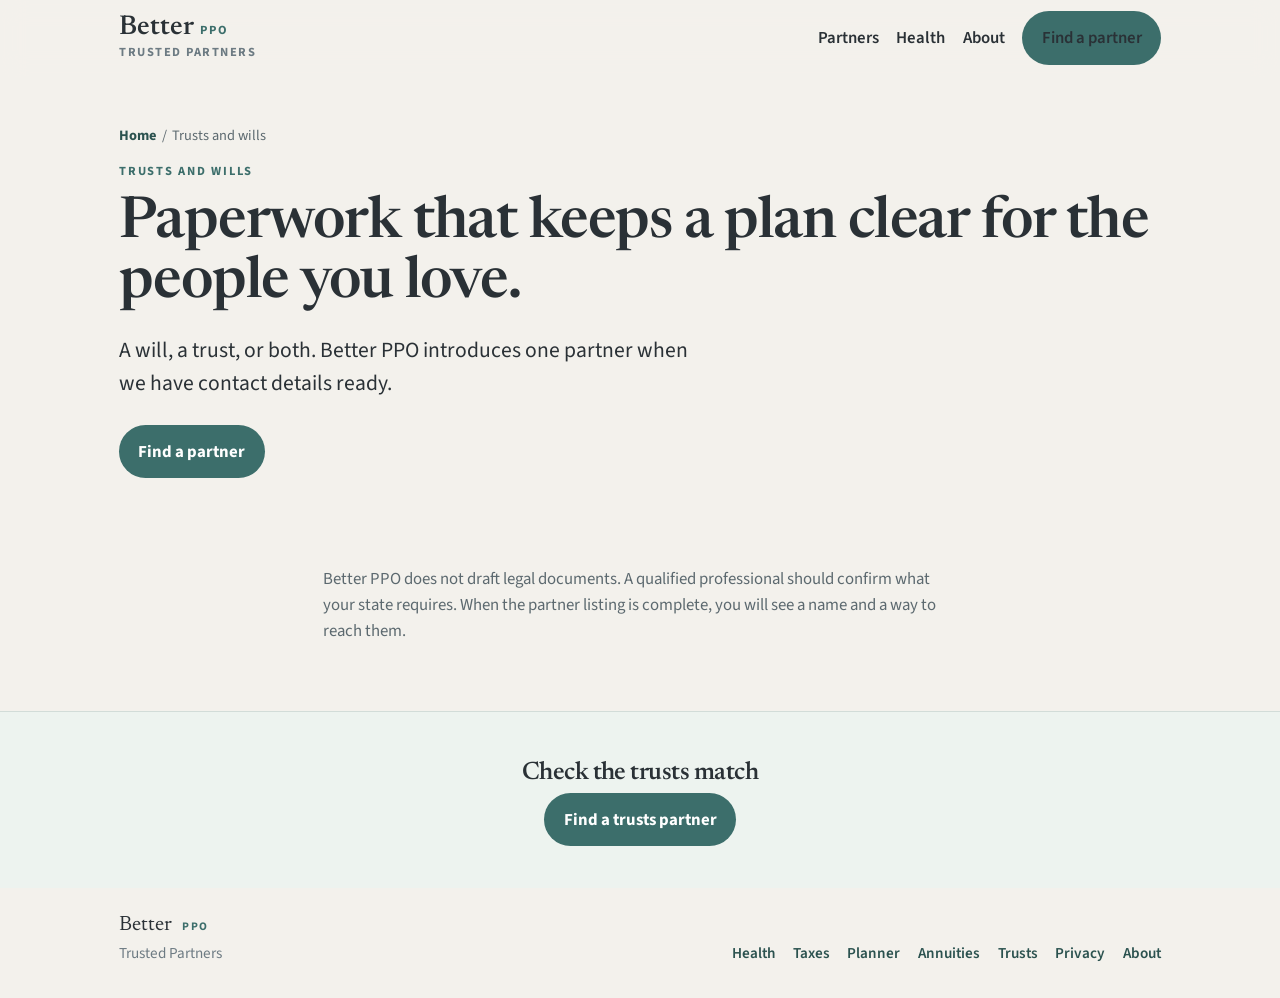
<file: trusts-wills/index.html>
<!DOCTYPE html>
<html lang="en">
<head>
  <meta charset="utf-8" />
  <meta name="viewport" content="width=device-width, initial-scale=1" />
  <title>Find Help with Trusts and Wills | Better PPO</title>
  <meta name="description" content="Match with a trusted partner for wills, trusts, and estate paperwork. Better PPO does not sell your information or give legal advice." />
  <link rel="canonical" href="https://alekhelpers.github.io/better-ppo/trusts-wills/" />
  <meta name="robots" content="index, follow, max-image-preview:large" />
  <meta name="theme-color" content="#3c6e6b" />
  <meta property="og:type" content="website" />
  <meta property="og:url" content="https://alekhelpers.github.io/better-ppo/trusts-wills/" />
  <meta property="og:title" content="Find Help with Trusts and Wills | Better PPO" />
  <meta property="og:description" content="Match with a trusted partner for wills, trusts, and estate paperwork. Better PPO does not sell your information or give legal advice." />
  <meta property="og:image" content="https://alekhelpers.github.io/better-ppo/assets/og.jpg" />
  <meta name="twitter:card" content="summary_large_image" />
  <link rel="icon" href="../assets/favicon.png" type="image/png" />
  <link rel="stylesheet" href="../styles.css" />
  <link rel="preconnect" href="https://fonts.googleapis.com" />
  <link rel="preconnect" href="https://fonts.gstatic.com" crossorigin />
  <link href="https://fonts.googleapis.com/css2?family=Newsreader:opsz,wght@6..72,500;6..72,600&family=Source+Sans+3:wght@400;600;700&display=swap" rel="stylesheet" />
  <script type="application/ld+json">{"@context":"https://schema.org","@type":"WebPage","name":"Find Help with Trusts and Wills","url":"https://alekhelpers.github.io/better-ppo/trusts-wills/"}</script>
</head>
<body>
  <a class="skip" href="#main">Skip to content</a>
  <header class="site-header">
    <div class="wrap header-inner">
      <a class="brand" href="../index.html">
        <span class="wordmark"><span class="word-better">Better</span><span class="word-ppo">PPO</span></span>
        <span class="brand-sub">Trusted Partners</span>
      </a>
      <nav class="header-nav" aria-label="Primary">
        <a href="../index.html#partners">Partners</a>
        <a href="../health/index.html">Health</a>
        <a href="../about/index.html">About</a>
        <a class="btn" href="../index.html?topic=trusts">Find a partner</a>
      </nav>
    </div>
  </header>
  <main id="main">
    <section class="page-hero">
      <div class="wrap">
        <nav class="crumb"><a href="../index.html">Home</a> <span>/</span> <span>Trusts and wills</span></nav>
        <p class="eyebrow">Trusts and wills</p>
        <h1>Paperwork that keeps a plan clear for the people you love.</h1>
        <p class="lede">A will, a trust, or both. Better PPO introduces one partner when we have contact details ready.</p>
        <div class="hero-actions">
          <a class="btn" href="../index.html?topic=trusts">Find a partner</a>
        </div>
      </div>
    </section>
        <section class="section">
      <div class="wrap prose">
        <p>Better PPO does not draft legal documents. A qualified professional should confirm what your state requires. When the partner listing is complete, you will see a name and a way to reach them.</p>
      </div>
    </section>
    <section class="cta-band"><div class="wrap"><h2>Check the trusts match</h2><a class="btn" href="../index.html?topic=trusts">Find a trusts partner</a></div></section>
  </main>
  <footer class="site-footer">
    <div class="wrap footer-row">
      <div>
        <div class="footer-mark">Better <span>PPO</span></div>
        <div>Trusted Partners</div>
      </div>
      <nav class="footer-nav">
        <a href="../health/index.html">Health</a>
        <a href="../taxes/index.html">Taxes</a>
        <a href="../financial-planner/index.html">Planner</a>
        <a href="../annuities/index.html">Annuities</a>
        <a href="../trusts-wills/index.html">Trusts</a>
        <a href="../privacy/index.html">Privacy</a>
        <a href="../about/index.html">About</a>
      </nav>
    </div>
  </footer>
</body>
</html>
</file>
<file: styles.css>
:root {
  --bg: #f3f1ec;
  --bg-2: #faf8f4;
  --card: #fffcf8;
  --ink: #2a3136;
  --muted: #5c696f;
  --teal: #3c6e6b;
  --teal-deep: #2b524f;
  --sage: #d7e3dc;
  --sage-2: #edf3ef;
  --slate: #6d7b83;
  --line: rgba(43, 82, 79, 0.14);
  --shadow: 0 16px 40px rgba(42, 49, 54, 0.06);
  --serif: "Newsreader", Georgia, serif;
  --sans: "Source Sans 3", "Segoe UI", sans-serif;
  --radius: 18px;
}

* { box-sizing: border-box; }
html { scroll-behavior: smooth; }
body {
  margin: 0;
  font-family: var(--sans);
  color: var(--ink);
  background: var(--bg);
  line-height: 1.55;
  font-size: 1.05rem;
  overflow-x: clip;
}
img { max-width: 100%; }
a { color: var(--teal-deep); }
button, input, select, textarea { font: inherit; color: inherit; }
h1, h2, h3 { font-weight: 560; letter-spacing: -0.02em; margin: 0; }
p { margin: 0; }

.skip {
  position: absolute;
  left: 1rem;
  top: -4rem;
  background: var(--teal);
  color: white;
  padding: 0.5rem 0.8rem;
  z-index: 20;
}
.skip:focus { top: 0.6rem; }

.wrap { width: auto; max-width: 1080px; margin: 0 auto; padding: 0 1.2rem; }
.hero-grid > *, .header-inner, .panel, .tiles { min-width: 0; }
.narrow { width: min(680px, 100%); }

.site-header {
  position: sticky;
  top: 0;
  z-index: 10;
  background: rgba(243, 241, 236, 0.92);
  backdrop-filter: blur(12px);
  border-bottom: 1px solid transparent;
  overflow: visible;
}
.site-header.is-stuck { border-bottom-color: var(--line); }
.header-inner {
  display: flex;
  align-items: center;
  justify-content: space-between;
  min-height: 76px;
  gap: 1rem;
}
.brand { text-decoration: none; color: inherit; display: flex; flex-direction: column; }
.wordmark { display: flex; align-items: baseline; gap: 0.35rem; line-height: 1; }
.word-better { font-family: var(--serif); font-size: 1.7rem; font-weight: 560; color: var(--ink); }
.word-ppo {
  font-size: 0.78rem;
  font-weight: 700;
  letter-spacing: 0.16em;
  text-transform: uppercase;
  color: var(--teal);
}
.brand-sub {
  margin-top: 0.15rem;
  font-size: 0.78rem;
  letter-spacing: 0.12em;
  text-transform: uppercase;
  color: var(--slate);
  font-weight: 700;
}
.header-nav { display: flex; align-items: center; gap: 1.1rem; }
.header-nav a { text-decoration: none; font-weight: 600; color: var(--ink); }
.header-nav a:hover { color: var(--teal-deep); }

.hero { padding: 4.2rem 0 2.2rem; }
.hero-grid {
  display: grid;
  grid-template-columns: minmax(0, 1.3fr) minmax(0, 0.7fr);
  gap: 2.5rem;
  align-items: end;
}
.eyebrow {
  font-size: 0.78rem;
  font-weight: 700;
  letter-spacing: 0.14em;
  text-transform: uppercase;
  color: var(--teal);
  margin-bottom: 0.8rem;
}
.hero h1 { font-family: var(--serif); font-size: clamp(3.4rem, 7vw, 5.6rem); line-height: 0.92; color: var(--ink); }
.hero h1 .ppo {
  display: inline-block;
  margin-left: 0.35rem;
  font-family: var(--sans);
  font-size: 0.34em;
  font-weight: 700;
  letter-spacing: 0.14em;
  text-transform: uppercase;
  color: var(--teal);
  vertical-align: 0.7em;
}
.lede { margin-top: 1.2rem; font-size: 1.35rem; max-width: 36rem; color: var(--ink); }
.quiet { margin-top: 0.8rem; color: var(--muted); max-width: 38rem; }
.hero-actions { display: flex; flex-wrap: wrap; gap: 0.8rem; margin-top: 1.5rem; align-items: center; }
.hero-aside {
  background: var(--sage-2);
  border: 1px solid var(--line);
  border-radius: 22px;
  padding: 1.3rem 1.25rem 1.2rem;
}
.hero-aside h2 { font-family: var(--serif); font-size: 1.7rem; margin-bottom: 0.7rem; }
.steps { margin: 0; padding: 0; list-style: none; display: grid; gap: 0.7rem; }
.steps li { display: grid; grid-template-columns: auto 1fr; gap: 0.7rem; align-items: start; }
.step-num {
  width: 1.7rem;
  height: 1.7rem;
  border-radius: 50%;
  display: grid;
  place-items: center;
  background: white;
  color: var(--teal-deep);
  font-weight: 700;
  font-size: 0.9rem;
}
.steps p { color: var(--muted); font-size: 0.98rem; }
.steps strong { color: var(--ink); font-weight: 700; }

.btn {
  display: inline-flex;
  align-items: center;
  justify-content: center;
  border: 0;
  cursor: pointer;
  text-decoration: none;
  border-radius: 999px;
  padding: 0.85rem 1.2rem;
  font-weight: 700;
  background: var(--teal);
  color: white;
}
.btn:hover { background: var(--teal-deep); }
.btn-ghost {
  background: transparent;
  color: var(--teal-deep);
  border: 1px solid var(--line);
}
.btn-ghost:hover { background: white; }
.btn-line { background: white; color: var(--teal-deep); border: 1px solid var(--line); }
.btn-line:hover { background: var(--sage-2); }
.text-link { font-weight: 700; color: var(--teal-deep); background: none; border: 0; padding: 0; cursor: pointer; text-decoration: underline; text-underline-offset: 3px; }

.section { padding: 2.2rem 0 4.2rem; }
.section h2 { font-family: var(--serif); font-size: clamp(2rem, 4vw, 2.8rem); }
.section-intro { margin: 0.7rem 0 1.4rem; color: var(--muted); max-width: 40rem; }

.tiles { display: grid; grid-template-columns: repeat(6, 1fr); gap: 0.9rem; }
.tile {
  grid-column: span 2;
  text-align: left;
  background: var(--card);
  border: 1px solid var(--line);
  border-radius: var(--radius);
  padding: 1.2rem 1.15rem 1.15rem;
  box-shadow: var(--shadow);
  cursor: pointer;
  color: inherit;
}
.tile:nth-child(4), .tile:nth-child(5) { grid-column: span 3; }
.tile:hover { border-color: rgba(60, 110, 107, 0.45); background: white; }
.tile-kicker { color: var(--teal); font-size: 0.78rem; font-weight: 700; letter-spacing: 0.08em; text-transform: uppercase; }
.tile h3 { font-family: var(--serif); font-size: 1.55rem; margin: 0.35rem 0 0.4rem; }
.tile p { color: var(--muted); }
.tile-go { display: inline-block; margin-top: 0.8rem; color: var(--teal-deep); font-weight: 700; }

.panel {
  background: var(--card);
  border: 1px solid var(--line);
  border-radius: 24px;
  box-shadow: var(--shadow);
  padding: 1.5rem 1.4rem 1.4rem;
}
.back { margin-bottom: 1rem; }

form { display: grid; gap: 0.9rem; margin-top: 1rem; }
label { display: grid; gap: 0.35rem; font-weight: 700; }
input, select, textarea {
  border: 1px solid var(--line);
  background: var(--bg-2);
  border-radius: 12px;
  padding: 0.75rem 0.8rem;
  font-weight: 500;
}
textarea { min-height: 90px; resize: vertical; }
input:focus, select:focus, textarea:focus { outline: 2px solid var(--teal); border-color: var(--teal); }
.form-actions { display: flex; flex-wrap: wrap; gap: 0.7rem; align-items: center; margin-top: 0.3rem; }
.fine { color: var(--muted); font-size: 0.95rem; font-weight: 500; }

.searching { text-align: center; padding: 3.2rem 1rem 2.6rem; }
.orb {
  width: 74px;
  height: 74px;
  margin: 0 auto 1.2rem;
  border-radius: 50%;
  background: radial-gradient(circle at 40% 35%, #fff, var(--sage) 55%, var(--teal) 100%);
  animation: breathe 2.4s ease-in-out infinite;
}
.searching h2 { font-family: var(--serif); font-size: clamp(2rem, 4vw, 2.7rem); }
.searching p { margin-top: 0.6rem; color: var(--muted); }
@keyframes breathe {
  0%, 100% { transform: scale(1); opacity: 0.85; }
  50% { transform: scale(1.06); opacity: 1; }
}

.partner { display: grid; gap: 0.8rem; }
.partner h2 { font-family: var(--serif); font-size: clamp(2.1rem, 4vw, 3rem); }
.role { color: var(--teal-deep); font-weight: 700; }
.contact-row { display: flex; flex-wrap: wrap; gap: 0.6rem; margin-top: 0.3rem; }
.tip {
  background: var(--sage-2);
  border-radius: 14px;
  padding: 0.8rem 0.9rem;
  color: var(--ink);
}
.optin { margin-top: 0.6rem; display: grid; gap: 0.7rem; }
.optin h3 { font-family: var(--serif); font-size: 1.45rem; }
.hidden { display: none; }
.notice {
  background: var(--bg);
  border-radius: 14px;
  padding: 0.9rem 1rem;
  color: var(--muted);
}

.privacy { background: var(--bg-2); border-top: 1px solid var(--line); }
.privacy h2 { font-family: var(--serif); font-size: clamp(2rem, 4vw, 2.6rem); }
.prose { display: grid; gap: 0.8rem; margin-top: 0.9rem; color: var(--muted); max-width: 42rem; }
.prose strong { color: var(--ink); }

.site-footer { padding: 1.4rem 0 2rem; color: var(--slate); font-size: 0.95rem; }
.footer-row { display: flex; justify-content: space-between; gap: 1rem; flex-wrap: wrap; align-items: end; }
.footer-mark { font-family: var(--serif); font-size: 1.3rem; color: var(--ink); }
.footer-mark span { font-family: var(--sans); font-size: 0.72rem; letter-spacing: 0.14em; font-weight: 700; color: var(--teal); margin-left: 0.3rem; }

.view { display: none; }
.view.is-on { display: block; }

.nav-toggle {
  display: none;
  background: white;
  border: 1px solid var(--line);
  border-radius: 999px;
  padding: 0.45rem 0.85rem;
  font-weight: 700;
  color: var(--teal-deep);
}
.faq-list { display: grid; gap: 0.7rem; max-width: 760px; margin-top: 1.2rem; }
details {
  background: var(--card);
  border: 1px solid var(--line);
  border-radius: 14px;
  padding: 0.95rem 1.1rem;
}
summary { cursor: pointer; font-weight: 700; color: var(--ink); font-size: 1.05rem; }
details p { margin-top: 0.7rem; color: var(--muted); }
.crumb { display: flex; flex-wrap: wrap; gap: 0.35rem; font-size: 0.9rem; margin-bottom: 0.9rem; color: var(--muted); }
.crumb a { color: var(--teal-deep); font-weight: 700; text-decoration: none; }
.page-hero { padding: 3rem 0 2.4rem; }
.page-hero h1 { font-family: var(--serif); font-size: clamp(2.2rem, 5vw, 3.6rem); line-height: 1.05; }
.cta-band {
  background: var(--sage-2);
  border-top: 1px solid var(--line);
  padding: 2.6rem 0;
  text-align: center;
}
.cta-band h2 { font-family: var(--serif); }
.cta-band p { margin: 0.7rem auto 1.2rem; max-width: 34rem; color: var(--muted); }
.related { display: grid; gap: 0.9rem; grid-template-columns: repeat(3, 1fr); margin-top: 1.4rem; }
.related a {
  display: block;
  text-decoration: none;
  color: inherit;
  background: var(--card);
  border: 1px solid var(--line);
  border-radius: var(--radius);
  padding: 1.1rem;
}
.related a:hover { border-color: rgba(60, 110, 107, 0.45); }
.related h3 { font-family: var(--serif); font-size: 1.3rem; margin-bottom: 0.35rem; }
.related p { color: var(--muted); }
.footer-nav { display: flex; flex-wrap: wrap; gap: 0.8rem 1.1rem; }
.footer-nav a { color: var(--teal-deep); font-weight: 600; text-decoration: none; }
.trust-row { display: flex; flex-wrap: wrap; gap: 0.5rem; margin-top: 1.3rem; padding: 0; list-style: none; }
.trust-row li {
  border: 1px solid var(--line);
  border-radius: 999px;
  padding: 0.28rem 0.7rem;
  font-size: 0.9rem;
  font-weight: 600;
  color: var(--teal-deep);
  background: white;
}

@media (max-width: 800px) {
  .hero { padding-top: 2.4rem; }
  .hero-grid, .tiles, .related { grid-template-columns: minmax(0, 1fr); }
  .tile, .tile:nth-child(4), .tile:nth-child(5) { grid-column: auto; }
  .nav-toggle { display: inline-flex; }
  .header-nav {
    display: none;
    position: absolute;
    left: 0; right: 0; top: 100%;
    flex-direction: column;
    align-items: stretch;
    background: var(--bg);
    border-bottom: 1px solid var(--line);
    padding: 0.6rem 1.2rem 1rem;
    gap: 0.2rem;
  }
  .header-nav.is-open { display: flex; }
  .header-nav a { padding: 0.65rem 0; }
  .header-nav .nav-long, .header-nav .btn { display: flex; }
  .hero-actions { flex-direction: column; align-items: flex-start; }
  .lede { font-size: 1.2rem; }
}
@media (prefers-reduced-motion: reduce) {
  html { scroll-behavior: auto; }
  .orb { animation: none; }
}
</file>
